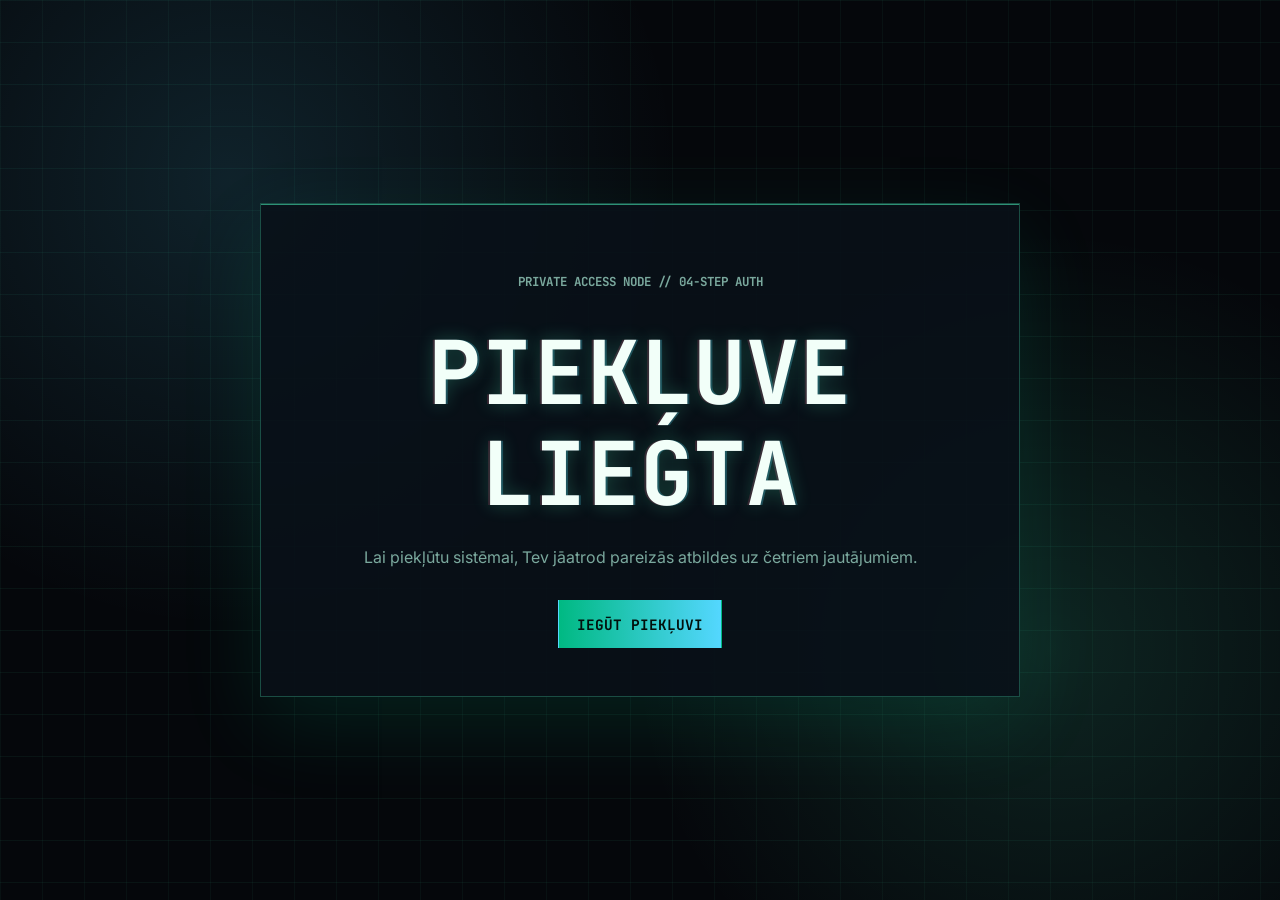
<file: index.html>
<!doctype html>
<html lang="en">
  <head>
    <meta charset="utf-8" />
    <meta name="viewport" content="width=device-width, initial-scale=1" />
    <title>Access Terminal</title>
    <meta
      name="description"
      content="A private puzzle sequence with locked question pages and one final download."
    />
    <link rel="preconnect" href="https://fonts.googleapis.com" />
    <link rel="preconnect" href="https://fonts.gstatic.com" crossorigin />
    <link
      href="https://fonts.googleapis.com/css2?family=Inter:wght@400;600;700;800&family=JetBrains+Mono:wght@400;600;700&display=swap"
      rel="stylesheet"
    />
    <link rel="stylesheet" href="styles.css" />
  </head>
  <body>
    <main class="entry-page">
      <section class="entry-panel" aria-labelledby="entry-title">
        <p class="system-kicker">PRIVATE ACCESS NODE // 04-STEP AUTH</p>
        <h1 id="entry-title">PIEKĻUVE LIEGTA</h1>
        <p>
          Lai piekļūtu sistēmai, Tev jāatrod pareizās atbildes uz četriem jautājumiem.
        </p>
        <a class="button button--primary" href="question-1.html">Iegūt piekļuvi</a>
      </section>
    </main>
  </body>
</html>
</file>
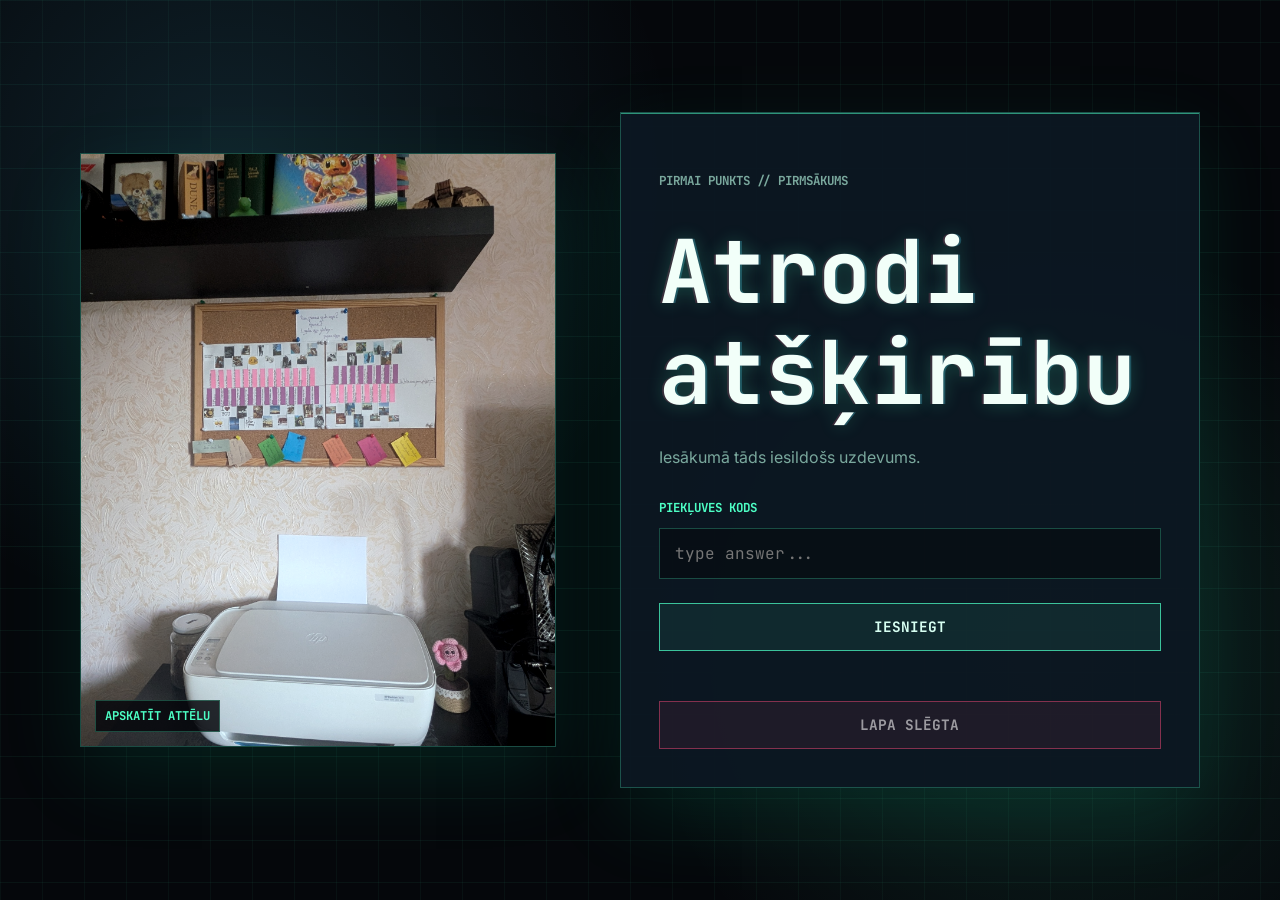
<file: question-1.html>
<!doctype html>
<html lang="en">
  <head>
    <meta charset="utf-8" />
    <meta name="viewport" content="width=device-width, initial-scale=1" />
    <title>Jautājums 1 | Terminālis</title>
    <meta
      name="description"
      content="A private puzzle sequence with locked question pages and one final download."
    />
    <link rel="preconnect" href="https://fonts.googleapis.com" />
    <link rel="preconnect" href="https://fonts.gstatic.com" crossorigin />
    <link
      href="https://fonts.googleapis.com/css2?family=Inter:wght@400;600;700;800&family=JetBrains+Mono:wght@400;600;700&display=swap"
      rel="stylesheet"
    />
    <link rel="stylesheet" href="styles.css" />
  </head>
  <body>
    <main class="question-page">
      <section class="question-layout" aria-labelledby="question-title">
        <button
          class="image-trigger"
          type="button"
          data-lightbox-image="assets/photos/PXL_20260803_143007960.jpg"
          aria-label="Open image preview"
        >
          <img src="assets/photos/PXL_20260803_143007960.jpg" alt="Question 1 clue image" />
          <span>Apskatīt attēlu</span>
        </button>
        <article class="question-card" data-question data-step="0" data-next="question-x2.html">
          <p class="system-kicker">PIRMAI PUNKTS // PIRMSĀKUMS</p>
          <h1 id="question-title">Atrodi atšķirību</h1>
          <p>
            Iesākumā tāds iesildošs uzdevums.
          </p>
          <form class="unlock-form" autocomplete="off">
            <label for="answer-1">Piekļuves kods</label>
            <input id="answer-1" name="answer" type="text" placeholder="type answer..." required />
            <button class="button button--submit" type="submit">Iesniegt</button>
            <p class="feedback" role="status"></p>
          </form>
          <a
            class="button button--locked reveal-action"
            href="question-x2.html"
            aria-disabled="true"
            tabindex="-1"
          >
           Lapa slēgta
          </a>
        </article>
      </section>
    </main>

    <script src="script.js"></script>
  </body>
</html>
</file>
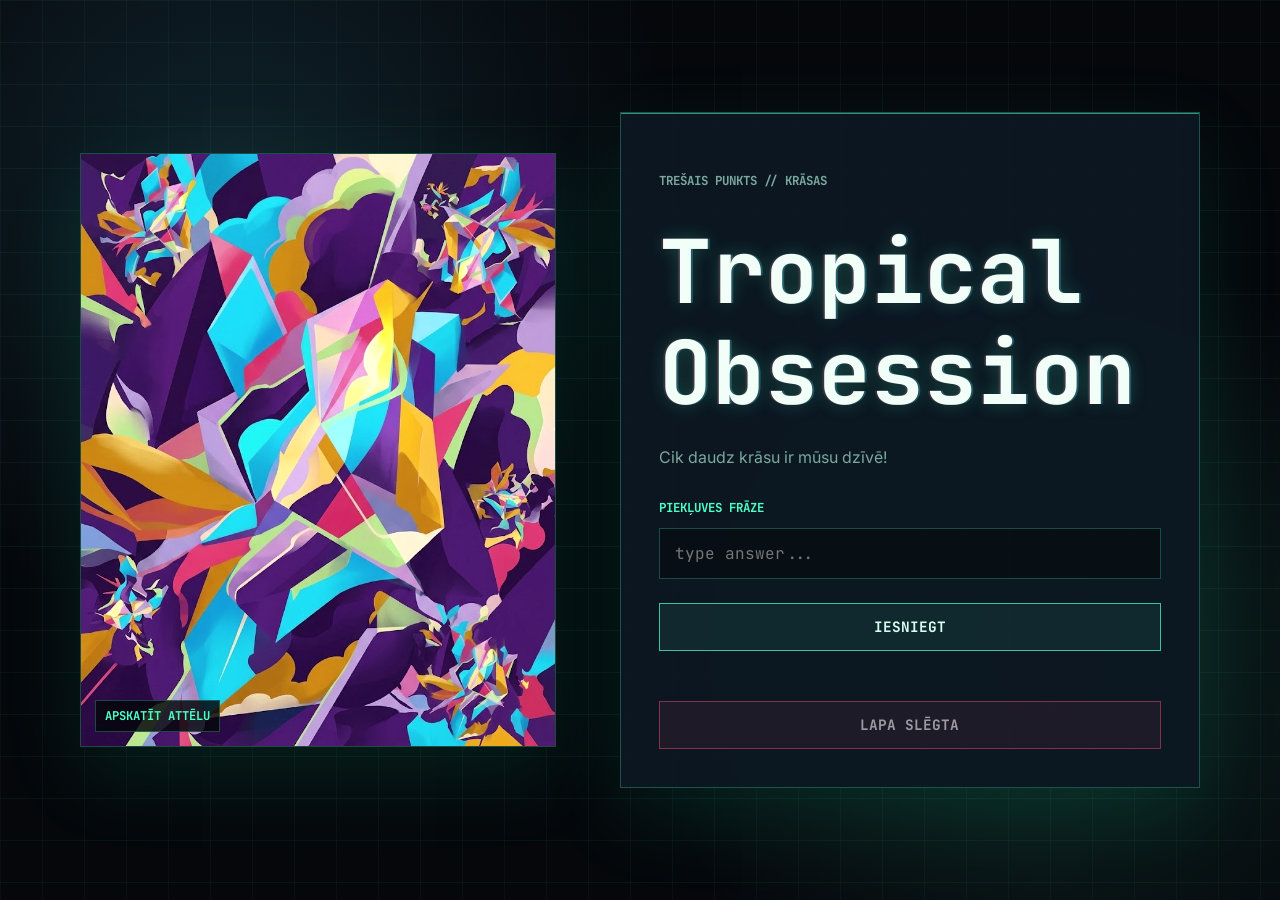
<file: question-33.html>
<!doctype html>
<html lang="en">
  <head>
    <meta charset="utf-8" />
    <meta name="viewport" content="width=device-width, initial-scale=1" />
    <title>Jautājums 3 | Terminālis</title>
    <meta
      name="description"
      content="A private puzzle sequence with locked question pages and one final download."
    />
    <link rel="preconnect" href="https://fonts.googleapis.com" />
    <link rel="preconnect" href="https://fonts.gstatic.com" crossorigin />
    <link
      href="https://fonts.googleapis.com/css2?family=Inter:wght@400;600;700;800&family=JetBrains+Mono:wght@400;600;700&display=swap"
      rel="stylesheet"
    />
    <link rel="stylesheet" href="styles.css" />
  </head>
  <body>
    <main class="question-page">
      <section class="question-layout" aria-labelledby="question-title">
        <button
          class="image-trigger"
          type="button"
          data-lightbox-image="assets/photos/Untitled.jpg"
          aria-label="Open image preview"
        >
          <img src="assets/photos/Untitled.jpg" alt="Question 3 clue image" />
          <span>Apskatīt attēlu</span>
        </button>
        <article
          class="question-card"
          data-question
          data-step="2"
          data-next="question-444.html"
        >
          <p class="system-kicker">TREŠAIS PUNKTS // KRĀSAS</p>
          <h1 id="question-title">Tropical Obsession</h1>
          <p>
            Cik daudz krāsu ir mūsu dzīvē!
          </p>
          <form class="unlock-form" autocomplete="off">
            <label for="answer-3">Piekļuves frāze</label>
            <input id="answer-3" name="answer" type="text" placeholder="type answer..." required />
            <button class="button button--submit" type="submit">Iesniegt</button>
            <p class="feedback" role="status"></p>
          </form>
          <a
            class="button button--locked reveal-action"
            href="question-444.html"
            aria-disabled="true"
            tabindex="-1"
          >
            Lapa slēgta
          </a>
        </article>
      </section>
    </main>

    <script src="script.js"></script>
  </body>
</html>
</file>
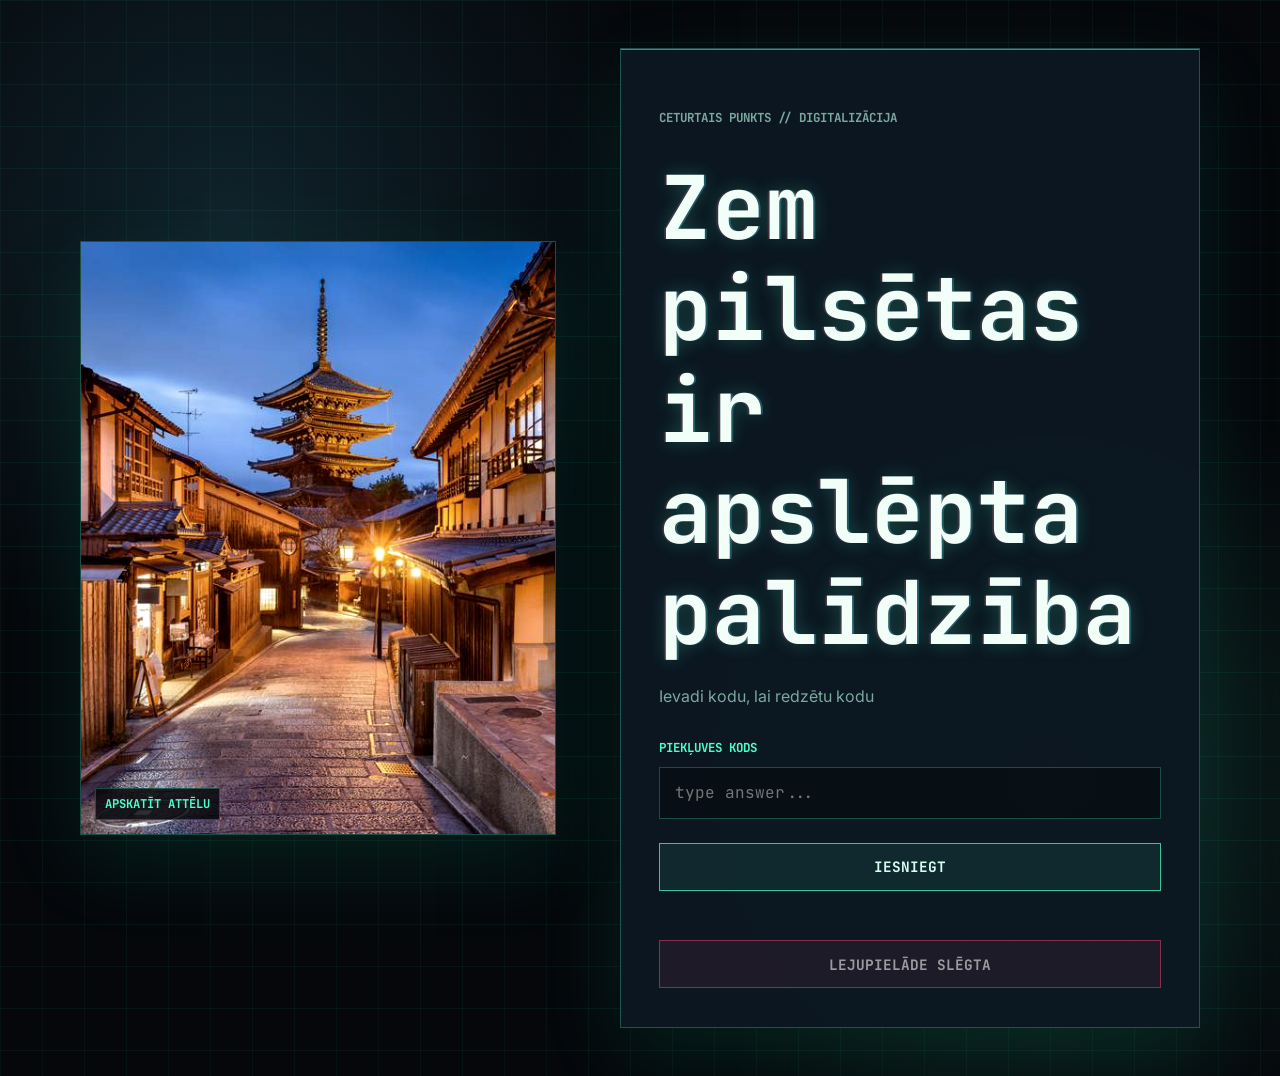
<file: question-444.html>
<!doctype html>
<html lang="en">
  <head>
    <meta charset="utf-8" />
    <meta name="viewport" content="width=device-width, initial-scale=1" />
    <title>Jautājums 4 | Terminālis</title>
    <meta
      name="description"
      content="A private puzzle sequence with locked question pages and one final download."
    />
    <link rel="preconnect" href="https://fonts.googleapis.com" />
    <link rel="preconnect" href="https://fonts.gstatic.com" crossorigin />
    <link
      href="https://fonts.googleapis.com/css2?family=Inter:wght@400;600;700;800&family=JetBrains+Mono:wght@400;600;700&display=swap"
      rel="stylesheet"
    />
    <link rel="stylesheet" href="styles.css" />
  </head>
  <body>
    <main class="question-page">
      <section class="question-layout" aria-labelledby="question-title">
        <button
          class="image-trigger"
          type="button"
          data-lightbox-image="assets/photos/shutterstock-343060160_main_1464086367409.jpeg"
          aria-label="Open image preview"
        >
          <img src="assets/photos/shutterstock-343060160_main_1464086367409.jpeg" alt="Question 4 clue image" />
          <span>Apskatīt attēlu</span>
        </button>
        <article class="question-card" data-question data-step="3">
          <p class="system-kicker">CETURTAIS PUNKTS // DIGITALIZĀCIJA</p>
          <h1 id="question-title">Zem pilsētas ir apslēpta palīdzība</h1>
          <p>
           Ievadi kodu, lai redzētu kodu
          </p>
          <form class="unlock-form" autocomplete="off">
            <label for="answer-4">Piekļuves kods</label>
            <input id="answer-4" name="answer" type="text" placeholder="type answer..." required />
            <button class="button button--submit" type="submit">Iesniegt</button>
            <p class="feedback" role="status"></p>
          </form>
          <a
            class="button button--locked reveal-action"
            data-gift-link
            href="gift/put-gift-file-here.txt"
            download
            aria-disabled="true"
            tabindex="-1"
          >
            Lejupielāde slēgta
          </a>
        </article>
      </section>
    </main>

    <script src="script.js"></script>
  </body>
</html>
</file>
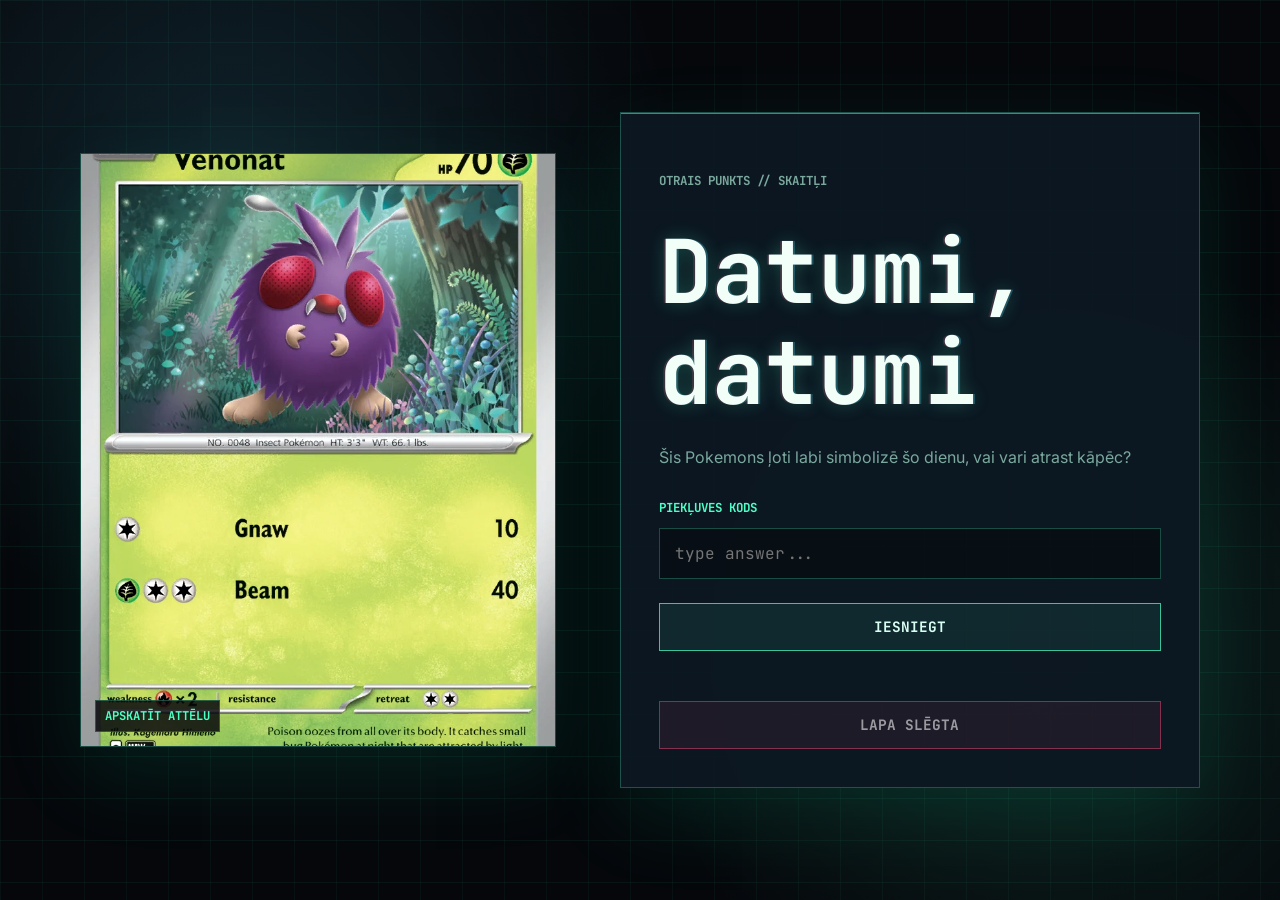
<file: question-x2.html>
<!doctype html>
<html lang="en">
  <head>
    <meta charset="utf-8" />
    <meta name="viewport" content="width=device-width, initial-scale=1" />
    <title>Jautājums 2 | Terminālis</title>
    <meta
      name="description"
      content="A private puzzle sequence with locked question pages and one final download."
    />
    <link rel="preconnect" href="https://fonts.googleapis.com" />
    <link rel="preconnect" href="https://fonts.gstatic.com" crossorigin />
    <link
      href="https://fonts.googleapis.com/css2?family=Inter:wght@400;600;700;800&family=JetBrains+Mono:wght@400;600;700&display=swap"
      rel="stylesheet"
    />
    <link rel="stylesheet" href="styles.css" />
  </head>
  <body>
    <main class="question-page">
      <section class="question-layout" aria-labelledby="question-title">
        <button
          class="image-trigger"
          type="button"
          data-lightbox-image="assets/photos/image2.png"
          aria-label="Open image preview"
        >
          <img src="assets/photos/image2.png" alt="Question 2 clue image" />
          <span>Apskatīt attēlu</span>
        </button>
        <article
          class="question-card"
          data-question
          data-step="1"
          data-next="question-33.html"
        >
          <p class="system-kicker">OTRAIS PUNKTS // SKAITĻI</p>
          <h1 id="question-title">Datumi, datumi</h1>
          <p>
            Šis Pokemons ļoti labi simbolizē šo dienu, vai vari atrast kāpēc?
          </p>
          <form class="unlock-form" autocomplete="off">
            <label for="answer-2">Piekļuves kods</label>
            <input id="answer-2" name="answer" type="text" placeholder="type answer..." required />
            <button class="button button--submit" type="submit">Iesniegt</button>
            <p class="feedback" role="status"></p>
          </form>
          <a
            class="button button--locked reveal-action"
            href="question-33.html"
            aria-disabled="true"
            tabindex="-1"
          >
            Lapa slēgta
          </a>
        </article>
      </section>
    </main>

    <script src="script.js"></script>
  </body>
</html>
</file>
<file: styles.css>
:root {
  color-scheme: dark;
  --bg: #05070b;
  --panel: rgba(9, 16, 24, 0.88);
  --panel-strong: rgba(12, 23, 34, 0.96);
  --text: #d7fff2;
  --muted: #7aa89d;
  --line: rgba(77, 255, 197, 0.26);
  --line-hot: rgba(77, 255, 197, 0.72);
  --green: #4dffc5;
  --green-deep: #00b982;
  --cyan: #54d7ff;
  --red: #ff4d7d;
  --amber: #ffd166;
  --shadow: 0 28px 80px rgba(0, 255, 179, 0.1);
}

* {
  box-sizing: border-box;
}

html {
  min-height: 100%;
  background: var(--bg);
}

body {
  min-width: 320px;
  min-height: 100vh;
  margin: 0;
  overflow-x: hidden;
  background:
    linear-gradient(rgba(77, 255, 197, 0.05) 1px, transparent 1px),
    linear-gradient(90deg, rgba(77, 255, 197, 0.04) 1px, transparent 1px),
    radial-gradient(circle at 18% 20%, rgba(84, 215, 255, 0.13), transparent 28rem),
    radial-gradient(circle at 82% 72%, rgba(77, 255, 197, 0.12), transparent 26rem),
    #05070b;
  background-size:
    42px 42px,
    42px 42px,
    auto,
    auto,
    auto;
  color: var(--text);
  font-family: Inter, system-ui, -apple-system, BlinkMacSystemFont, "Segoe UI", sans-serif;
}

body::before {
  content: "";
  position: fixed;
  inset: 0;
  z-index: -1;
  pointer-events: none;
  background: linear-gradient(
    rgba(255, 255, 255, 0.03) 50%,
    rgba(0, 0, 0, 0.08) 50%
  );
  background-size: 100% 4px;
  animation: scanlines 1.6s linear infinite;
}

body::after {
  content: "";
  position: fixed;
  inset: 0;
  z-index: -1;
  pointer-events: none;
  background: radial-gradient(circle, transparent 54%, rgba(0, 0, 0, 0.52) 100%);
}

[hidden] {
  display: none !important;
}

button,
input {
  font: inherit;
}

button,
a {
  -webkit-tap-highlight-color: transparent;
}

img {
  display: block;
  max-width: 100%;
}

.entry-page,
.question-page {
  min-height: 100vh;
  display: grid;
  align-items: center;
  padding: clamp(1rem, 4vw, 3rem);
}

.entry-panel {
  width: min(760px, 100%);
  margin: 0 auto;
  padding: clamp(1.4rem, 4vw, 3rem);
  border: 1px solid var(--line);
  background: var(--panel);
  box-shadow: var(--shadow);
  text-align: center;
  position: relative;
  overflow: hidden;
}

.entry-panel::before,
.question-card::before {
  content: "";
  position: absolute;
  inset: 0;
  border-top: 1px solid var(--line-hot);
  opacity: 0.75;
  pointer-events: none;
}

.entry-panel h1,
.question-card h1 {
  margin: 0;
  color: #f2fff9;
  font-family: "JetBrains Mono", Consolas, monospace;
  font-size: clamp(2.2rem, 7vw, 5.5rem);
  line-height: 1.15;
  letter-spacing: 0;
  text-shadow:
    0 0 18px rgba(77, 255, 197, 0.24),
    2px 0 rgba(84, 215, 255, 0.26),
    -2px 0 rgba(255, 77, 125, 0.18);
  animation: title-glitch 5s infinite steps(1);
}

.entry-panel p,
.question-card > p {
  max-width: 42rem;
  margin: 1.2rem auto 1.8rem;
  color: var(--muted);
  line-height: 1.75;
}

.system-kicker {
  margin: 0 0 0.8rem;
  color: var(--green);
  font-family: "JetBrains Mono", Consolas, monospace;
  font-size: 0.78rem;
  font-weight: 700;
  letter-spacing: 0;
  text-transform: uppercase;
}

.button {
  display: inline-flex;
  align-items: center;
  justify-content: center;
  min-height: 3rem;
  border: 1px solid var(--line-hot);
  padding: 0.85rem 1.15rem;
  background: rgba(77, 255, 197, 0.08);
  color: var(--text);
  font-family: "JetBrains Mono", Consolas, monospace;
  font-size: 0.9rem;
  font-weight: 700;
  text-decoration: none;
  text-transform: uppercase;
  cursor: pointer;
  transition:
    transform 160ms ease,
    background 160ms ease,
    box-shadow 160ms ease,
    border-color 160ms ease;
}

.button:hover,
.button:focus-visible {
  transform: translateY(-1px);
  border-color: var(--green);
  background: rgba(77, 255, 197, 0.16);
  box-shadow: 0 0 28px rgba(77, 255, 197, 0.18);
  outline: none;
}

.button--primary {
  background: linear-gradient(90deg, var(--green-deep), var(--cyan));
  color: #02100c;
  border-color: transparent;
}

.button--submit {
  width: 100%;
  margin-top: 0.8rem;
}

.button--locked {
  width: 100%;
  margin-top: 1rem;
  border-color: rgba(255, 77, 125, 0.45);
  color: rgba(255, 255, 255, 0.56);
  background: rgba(255, 77, 125, 0.08);
  cursor: not-allowed;
}

.button--locked:hover,
.button--locked:focus-visible {
  transform: none;
  box-shadow: none;
}

.question-layout {
  display: grid;
  grid-template-columns: minmax(17rem, 0.82fr) minmax(18rem, 1fr);
  gap: clamp(1.5rem, 5vw, 4rem);
  align-items: center;
  width: min(1120px, 100%);
  margin: 0 auto;
}

.image-trigger {
  position: relative;
  min-height: 0;
  padding: 0;
  border: 1px solid var(--line);
  background: rgba(9, 16, 24, 0.82);
  box-shadow: var(--shadow);
  cursor: zoom-in;
  overflow: hidden;
}

.image-trigger::before {
  content: "";
  position: absolute;
  inset: 0;
  border: 10px solid rgba(77, 255, 197, 0.08);
  pointer-events: none;
}

.image-trigger img {
  width: 100%;
  aspect-ratio: 4 / 5;
  object-fit: cover;
  filter: saturate(0.78) contrast(1.12);
  transition:
    transform 220ms ease,
    filter 220ms ease;
}

.image-trigger span {
  position: absolute;
  left: 0.9rem;
  bottom: 0.9rem;
  padding: 0.42rem 0.56rem;
  color: var(--green);
  background: rgba(5, 7, 11, 0.84);
  border: 1px solid var(--line);
  font-family: "JetBrains Mono", Consolas, monospace;
  font-size: 0.76rem;
  font-weight: 700;
  text-transform: uppercase;
}

.image-trigger:hover img,
.image-trigger:focus-visible img {
  transform: scale(1.035);
  filter: saturate(1) contrast(1.18);
}

.image-trigger:focus-visible {
  outline: 2px solid var(--green);
  outline-offset: 4px;
}

.question-card {
  position: relative;
  padding: clamp(1.2rem, 4vw, 2.4rem);
  border: 1px solid var(--line);
  background: var(--panel-strong);
  box-shadow: var(--shadow);
  overflow: hidden;
}

.unlock-form {
  display: grid;
  gap: 0.7rem;
}

.unlock-form label {
  color: var(--green);
  font-family: "JetBrains Mono", Consolas, monospace;
  font-size: 0.78rem;
  font-weight: 700;
  text-transform: uppercase;
}

.unlock-form input {
  width: 100%;
  min-height: 3.2rem;
  border: 1px solid var(--line);
  padding: 0 0.9rem;
  background: rgba(0, 0, 0, 0.36);
  color: var(--text);
  outline: none;
  font-family: "JetBrains Mono", Consolas, monospace;
}

.unlock-form input:focus {
  border-color: var(--green);
  box-shadow: 0 0 0 4px rgba(77, 255, 197, 0.1);
}

.unlock-form input:disabled {
  color: var(--muted);
  cursor: not-allowed;
}

.feedback {
  min-height: 1.4rem;
  margin: 0;
  color: var(--amber);
  font-family: "JetBrains Mono", Consolas, monospace;
  font-size: 0.88rem;
  line-height: 1.55;
}

.question-card.is-complete .feedback {
  color: var(--green);
}

.lightbox {
  position: fixed;
  inset: 0;
  z-index: 20;
  display: grid;
  place-items: center;
  padding: 1rem;
  background: rgba(0, 0, 0, 0.82);
  backdrop-filter: blur(10px);
}

.lightbox__panel {
  width: min(980px, 100%);
  max-height: min(860px, calc(100vh - 2rem));
  display: grid;
  grid-template-rows: auto auto minmax(0, 1fr);
  gap: 0.8rem;
  padding: 0.8rem;
  border: 1px solid var(--line-hot);
  background: #05070b;
  box-shadow: 0 0 70px rgba(77, 255, 197, 0.18);
  overflow: hidden;
}

.lightbox__stage {
  order: 3;
  min-height: 0;
  max-height: 100%;
  overflow: auto;
  border: 1px solid var(--line);
  background:
    linear-gradient(rgba(77, 255, 197, 0.05) 1px, transparent 1px),
    linear-gradient(90deg, rgba(77, 255, 197, 0.05) 1px, transparent 1px),
    #020305;
  background-size: 32px 32px;
}

.lightbox__stage img {
  width: min(100%, 820px);
  max-width: none;
  margin: 0 auto;
  transform-origin: center center;
  transition: transform 160ms ease;
}

.lightbox__close,
.lightbox__controls button {
  border: 1px solid var(--line);
  padding: 0.65rem 0.8rem;
  background: rgba(77, 255, 197, 0.08);
  color: var(--text);
  font-family: "JetBrains Mono", Consolas, monospace;
  font-weight: 700;
  cursor: pointer;
}

.lightbox__close {
  justify-self: end;
  min-width: 2.4rem;
  text-transform: uppercase;
}

.lightbox__controls {
  order: 2;
  display: flex;
  flex-wrap: wrap;
  justify-content: center;
  gap: 0.6rem;
}

@keyframes scanlines {
  from {
    transform: translateY(0);
  }

  to {
    transform: translateY(4px);
  }
}

@keyframes title-glitch {
  0%,
  92%,
  100% {
    transform: translate(0);
  }

  93% {
    transform: translate(2px, -1px);
  }

  94% {
    transform: translate(-2px, 1px);
  }

  95% {
    transform: translate(1px, 0);
  }
}

@media (max-width: 780px) {
  .entry-page,
  .question-page {
    align-items: start;
  }

  .question-layout {
    grid-template-columns: 1fr;
  }

  .image-trigger {
    width: min(26rem, 100%);
    margin: 0 auto;
  }
}

@media (prefers-reduced-motion: reduce) {
  *,
  *::before,
  *::after {
    animation: none !important;
    transition: none !important;
    scroll-behavior: auto !important;
  }
}
</file>
